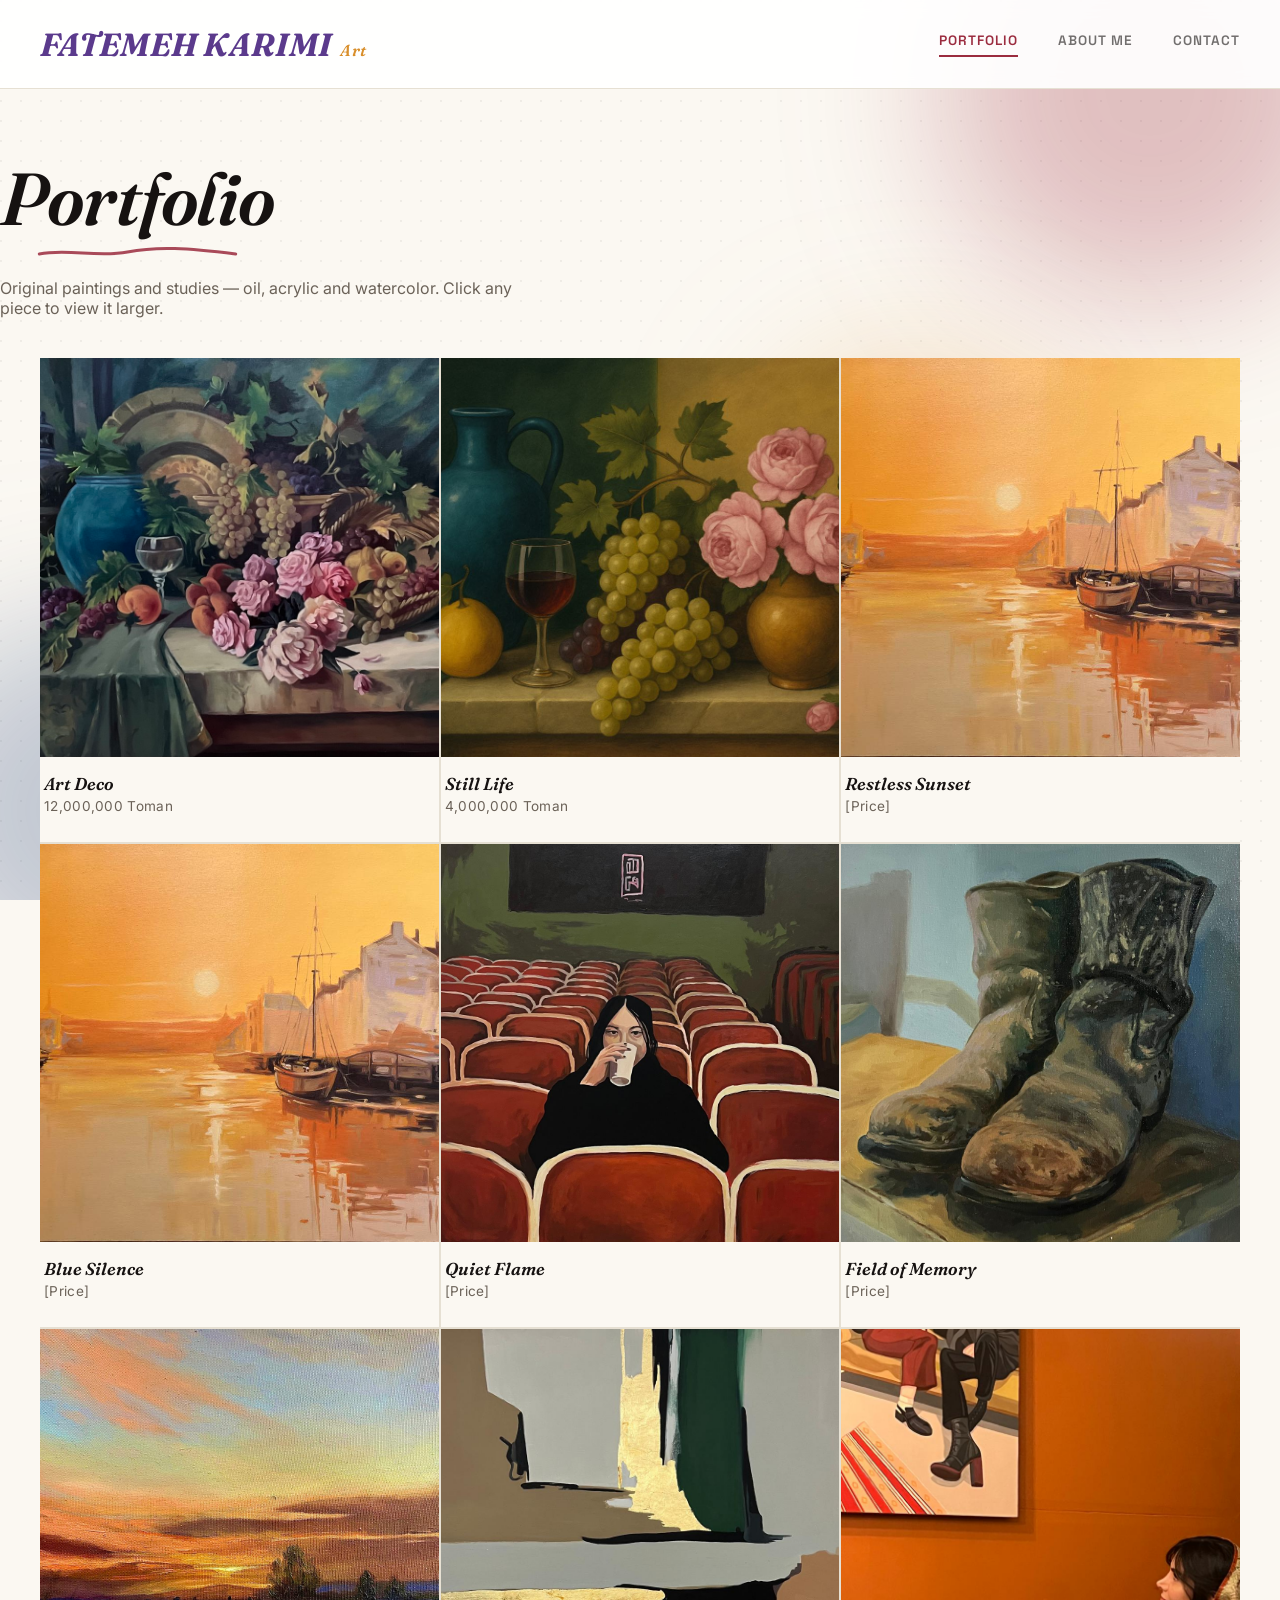
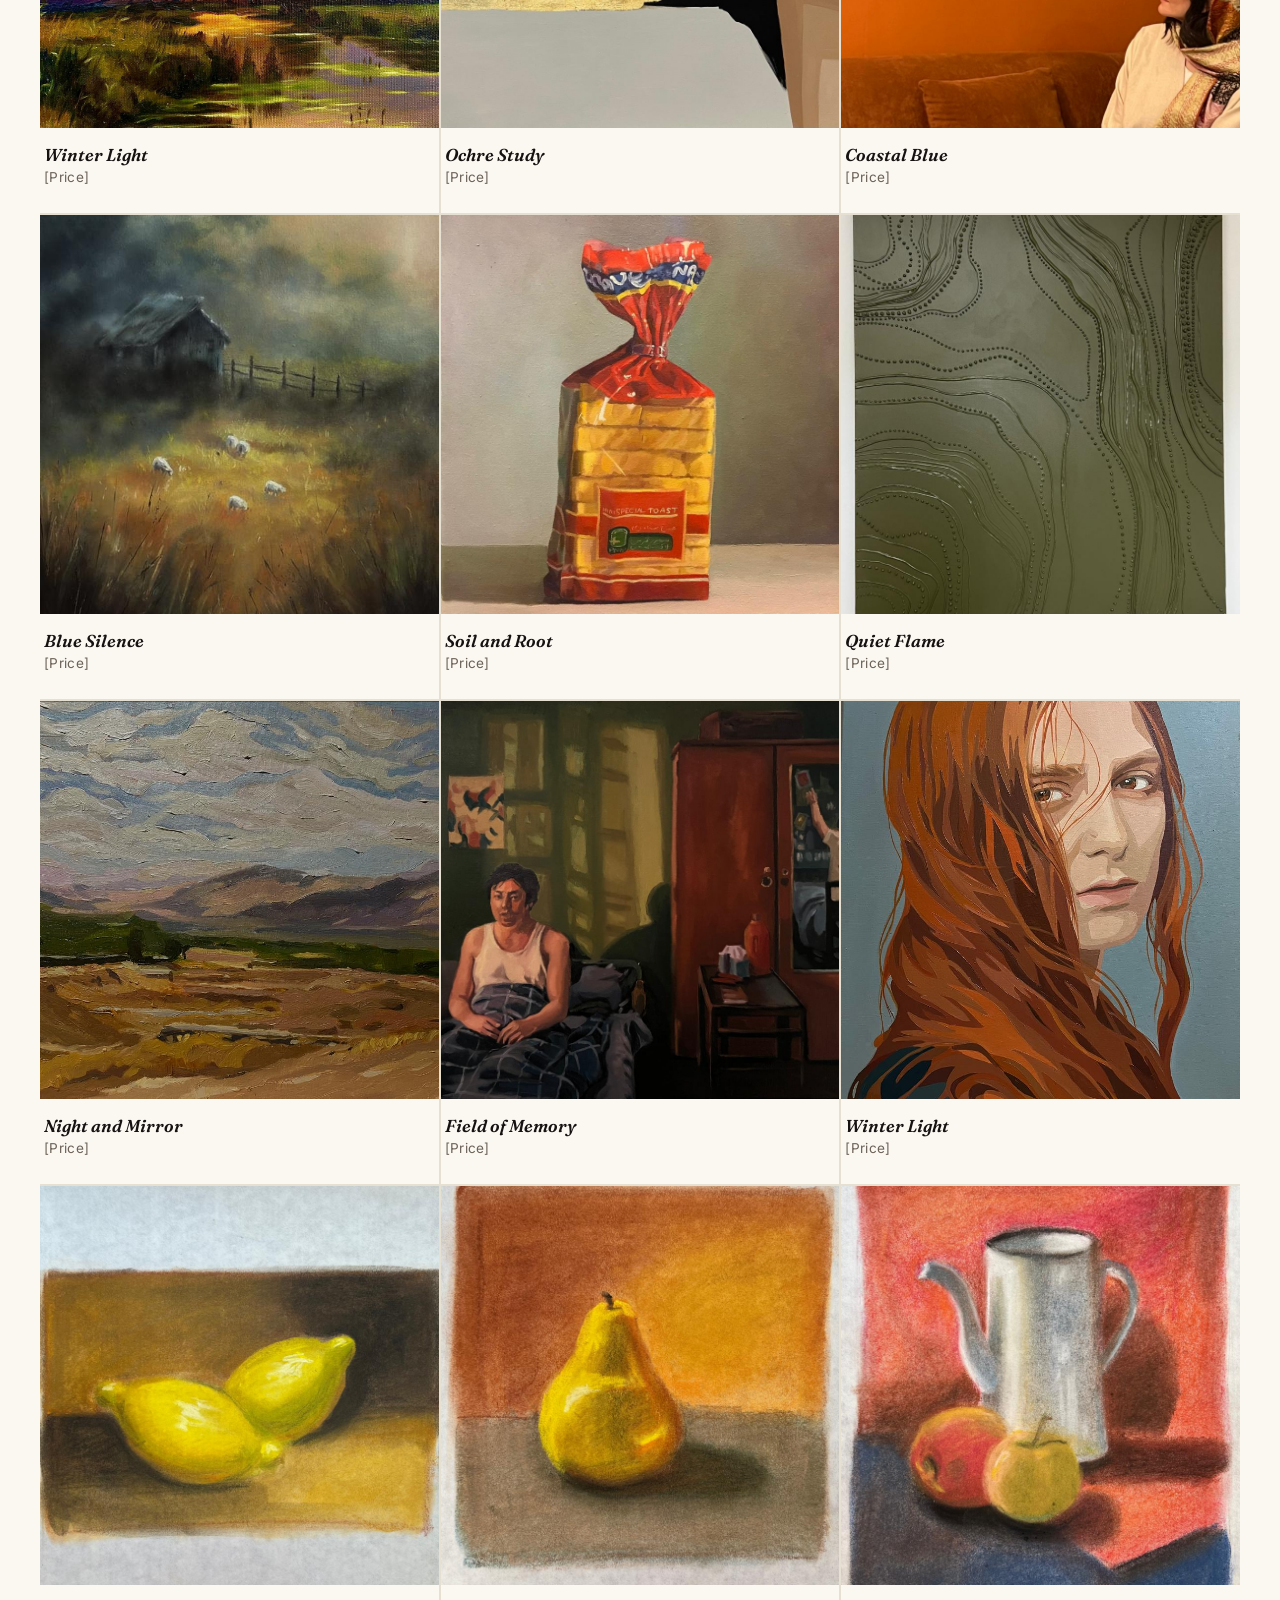
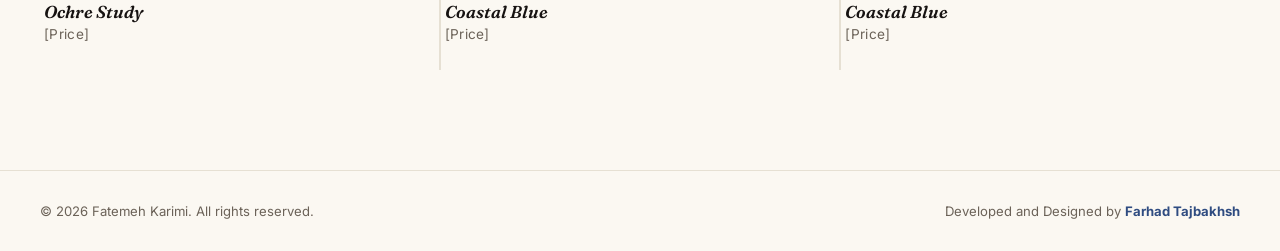
<file: index.html>
<!DOCTYPE html>
<html lang="en" dir="ltr">
<head>
<meta charset="UTF-8">
<meta name="viewport" content="width=device-width, initial-scale=1.0">
<title>Fatemeh Karimi — Portfolio</title>
<link rel="preconnect" href="https://fonts.googleapis.com">
<link href="https://fonts.googleapis.com/css2?family=Fraunces:ital,wght@0,500;0,600;1,500;1,600&family=Space+Grotesk:wght@500;600;700&family=Inter:wght@400;500;600&display=swap" rel="stylesheet">
<link rel="stylesheet" href="style.css">
</head>
<body>

<div class="bg-blobs"><span></span><span></span><span></span></div>

<header>
  <nav class="wrap">
    <div class="brand"><span class="brand-name">Fatemeh Karimi</span><span class="brand-tag">Art</span></div>
    <div class="nav-links">
      <a href="index.html" class="active">Portfolio</a>
      <a href="about.html">About Me</a>
      <a href="contact.html">Contact</a>
    </div>
  </nav>
</header>

<section class="gallery" id="portfolio">
  <div class="wrap page-head">
    <h1>Portfolio</h1>
    <p>Original paintings and studies — oil, acrylic and watercolor. Click any piece to view it larger.</p>
  </div>

  <div class="wrap">
    <div class="grid" id="grid"></div>
  </div>
</section>

<div class="lightbox" id="lightbox">
  <div class="lb-stage">
    <button class="lb-close" id="lbClose" aria-label="Close">&times;</button>
    <div class="lb-counter" id="lbCounter"></div>
    <button class="lb-nav lb-prev" id="lbPrev" aria-label="Previous">&#8249;</button>
    <div class="lb-img-wrap" id="lbImgWrap"></div>
    <button class="lb-nav lb-next" id="lbNext" aria-label="Next">&#8250;</button>
    <div class="lb-caption">
      <div class="t" id="lbTitle"></div>
      <div class="p" id="lbPrice"></div>
    </div>
  </div>
</div>

<footer>
  <div class="wrap footer-row">
    <div>© 2026 Fatemeh Karimi. All rights reserved.</div>
    <div>Developed and Designed by <a href="https://instagram.com/farhadtajbakhsh" target="_blank" rel="noopener" style="font-weight:700; color:var(--ultramarine);">Farhad Tajbakhsh</a></div>
  </div>
</footer>

<script src="script.js"></script>
</body>
</html>
</file>
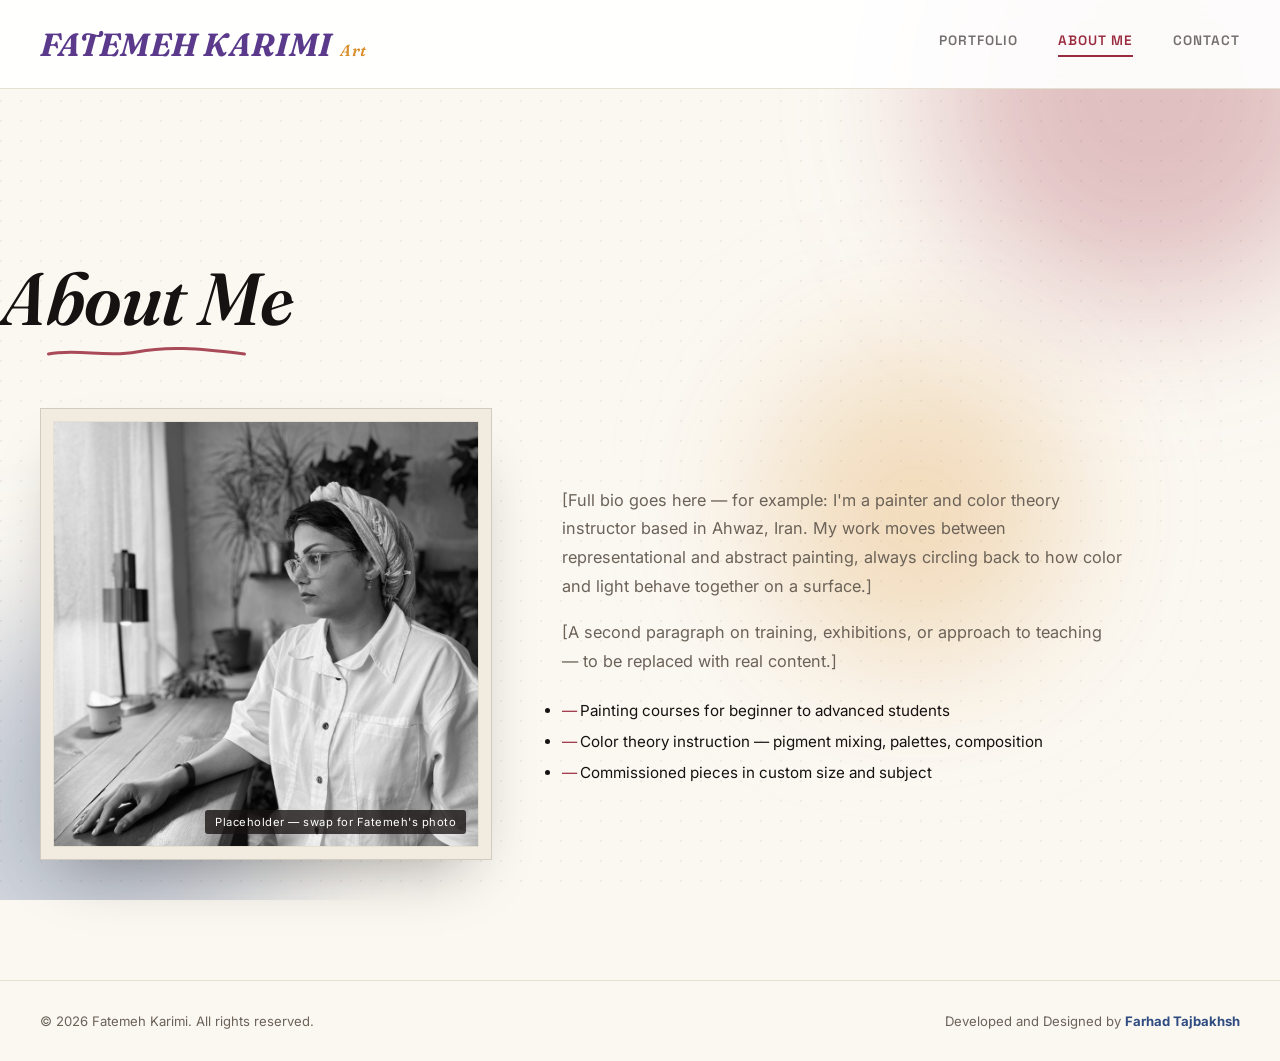
<file: about.html>
<!DOCTYPE html>
<html lang="en" dir="ltr">
<head>
<meta charset="UTF-8">
<meta name="viewport" content="width=device-width, initial-scale=1.0">
<title>About Me — Fatemeh Karimi</title>
<meta name="description" content="Painter and color theory instructor based in Ahwaz, Iran.">
<meta name="author" content="Fatemeh Karimi">
<meta name="theme-color" content="#fbf8f2">
<link rel="canonical" href="https://fatemeh-karimi.pages.dev/about">
<link rel="icon" href="/favicon.svg" type="image/svg+xml">
<meta property="og:type" content="website">
<meta property="og:title" content="About Me — Fatemeh Karimi">
<meta property="og:description" content="Painter and color theory instructor based in Ahwaz, Iran.">
<meta property="og:url" content="https://fatemeh-karimi.pages.dev/about">
<meta property="og:image" content="https://fatemeh-karimi.pages.dev/images/2.jpg">
<meta name="twitter:card" content="summary_large_image">
<link rel="preconnect" href="https://fonts.googleapis.com">
<link rel="preconnect" href="https://fonts.gstatic.com" crossorigin>
<link href="https://fonts.googleapis.com/css2?family=Fraunces:ital,wght@0,500;0,600;1,500;1,600&family=Space+Grotesk:wght@500;600;700&family=Inter:wght@400;500;600&display=swap" rel="stylesheet">
<link rel="stylesheet" href="/style.css">
</head>
<body>

<div class="bg-blobs"><span></span><span></span><span></span></div>

<header>
  <nav class="wrap">
    <div class="brand"><span class="brand-name">Fatemeh Karimi</span><span class="brand-tag">Art</span></div>
    <div class="nav-links">
      <a href="/">Portfolio</a>
      <a href="/about" class="active">About Me</a>
      <a href="/contact">Contact</a>
    </div>
  </nav>
</header>

<section class="about">
  <div class="wrap page-head" style="padding-bottom:0;">
    <h1>About Me</h1>
  </div>
  <div class="wrap about-grid" style="margin-top:48px;">
    <div class="portrait">
      <img src="/images/portrait.jpg" alt="Portrait placeholder for Fatemeh Karimi">
      <span class="portrait-tag">Placeholder — swap for Fatemeh's photo</span>
    </div>
    <div class="about-text">
      <p>
        [Full bio goes here — for example: I'm a painter and color theory instructor based in Ahwaz, Iran. My work
        moves between representational and abstract painting, always circling back to how color and light behave
        together on a surface.]
      </p>
      <p>
        [A second paragraph on training, exhibitions, or approach to teaching — to be replaced with real content.]
      </p>
      <ul class="about-list">
        <li>Painting courses for beginner to advanced students</li>
        <li>Color theory instruction — pigment mixing, palettes, composition</li>
        <li>Commissioned pieces in custom size and subject</li>
      </ul>
    </div>
  </div>
</section>

<footer>
  <div class="wrap footer-row">
    <div>© 2026 Fatemeh Karimi. All rights reserved.</div>
    <div>Developed and Designed by <a href="https://instagram.com/farhadtajbakhsh" target="_blank" rel="noopener" style="font-weight:700; color:var(--ultramarine);">Farhad Tajbakhsh</a></div>
  </div>
</footer>

</body>
</html>
</file>
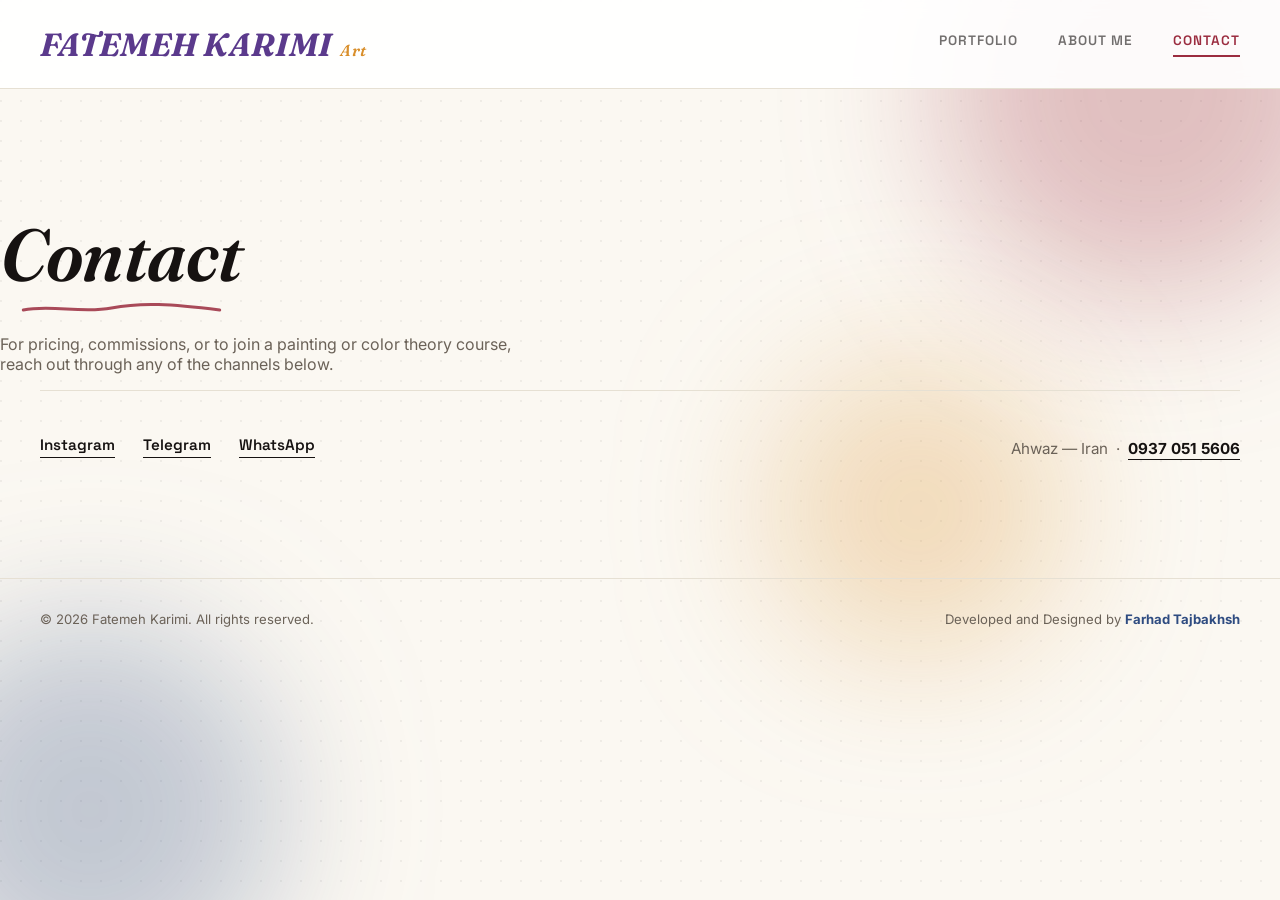
<file: contact.html>
<!DOCTYPE html>
<html lang="en" dir="ltr">
<head>
<meta charset="UTF-8">
<meta name="viewport" content="width=device-width, initial-scale=1.0">
<title>Contact — Fatemeh Karimi</title>
<meta name="description" content="Get in touch with Fatemeh Karimi for pricing, commissions and painting courses.">
<meta name="author" content="Fatemeh Karimi">
<meta name="theme-color" content="#fbf8f2">
<link rel="canonical" href="https://fatemeh-karimi.pages.dev/contact">
<link rel="icon" href="/favicon.svg" type="image/svg+xml">
<meta property="og:type" content="website">
<meta property="og:title" content="Contact — Fatemeh Karimi">
<meta property="og:description" content="Get in touch with Fatemeh Karimi for pricing, commissions and painting courses.">
<meta property="og:url" content="https://fatemeh-karimi.pages.dev/contact">
<meta property="og:image" content="https://fatemeh-karimi.pages.dev/images/2.jpg">
<meta name="twitter:card" content="summary_large_image">
<link rel="preconnect" href="https://fonts.googleapis.com">
<link rel="preconnect" href="https://fonts.gstatic.com" crossorigin>
<link href="https://fonts.googleapis.com/css2?family=Fraunces:ital,wght@0,500;0,600;1,500;1,600&family=Space+Grotesk:wght@500;600;700&family=Inter:wght@400;500;600&display=swap" rel="stylesheet">
<link rel="stylesheet" href="/style.css">
</head>
<body>

<div class="bg-blobs"><span></span><span></span><span></span></div>

<header>
  <nav class="wrap">
    <div class="brand"><span class="brand-name">Fatemeh Karimi</span><span class="brand-tag">Art</span></div>
    <div class="nav-links">
      <a href="/">Portfolio</a>
      <a href="/about">About Me</a>
      <a href="/contact" class="active">Contact</a>
    </div>
  </nav>
</header>

<section class="contact">
  <div class="wrap page-head" style="padding-bottom:0;">
    <h1>Contact</h1>
    <p>For pricing, commissions, or to join a painting or color theory course, reach out through any of the channels below.</p>
  </div>
  <div class="wrap">
    <div class="contact-row">
      <div class="contact-links">
        <a href="https://www.instagram.com/___fatemehkarimi___" target="_blank" rel="noopener">Instagram</a>
        <a href="https://t.me/fatemehkarimi_62" target="_blank" rel="noopener">Telegram</a>
        <a href="https://wa.me/989370515606" target="_blank" rel="noopener">WhatsApp</a>
      </div>
      <div class="contact-detail">Ahwaz — Iran &nbsp;·&nbsp; <a href="tel:+989370515606" style="font-weight:700; color:var(--ink);">0937 051 5606</a></div>
    </div>
  </div>
</section>

<footer>
  <div class="wrap footer-row">
    <div>© 2026 Fatemeh Karimi. All rights reserved.</div>
    <div>Developed and Designed by <a href="https://instagram.com/farhadtajbakhsh" target="_blank" rel="noopener" style="font-weight:700; color:var(--ultramarine);">Farhad Tajbakhsh</a></div>
  </div>
</footer>

</body>
</html>
</file>
<file: style.css>
:root{
  --ink:#161211;
  --ink-soft:#6b6258;
  --line:#e6e0d3;
  --paper:#fbf8f2;
  --off:#f2ece0;
  --alizarin:#9B2C3F;
  --ultramarine:#2F4C81;
  --cadmium:#D98F2B;
  --sap:#5C7A4E;
}
*{box-sizing:border-box; margin:0; padding:0;}
html{scroll-behavior:smooth;}
body{
  background:var(--paper); color:var(--ink);
  font-family:'Inter', sans-serif;
  -webkit-font-smoothing:antialiased;
  position:relative;
}
body::before{
  content:"";
  position:fixed; inset:0; z-index:-2;
  background-image:radial-gradient(circle at 1px 1px, rgba(22,18,17,0.05) 1px, transparent 0);
  background-size:20px 20px;
}
.bg-blobs{position:fixed; inset:0; z-index:-1; overflow:hidden; pointer-events:none;}
.bg-blobs span{
  position:absolute; border-radius:50%; filter:blur(70px); opacity:0.28;
  mix-blend-mode:multiply; animation:drift 22s ease-in-out infinite alternate;
}
.bg-blobs span:nth-child(1){width:420px; height:420px; background:var(--alizarin); top:-120px; right:-80px;}
.bg-blobs span:nth-child(2){width:380px; height:380px; background:var(--ultramarine); bottom:-100px; left:-100px; animation-delay:-8s;}
.bg-blobs span:nth-child(3){width:300px; height:300px; background:var(--cadmium); top:40%; left:60%; animation-delay:-14s;}
@keyframes drift{
  from{transform:translate(0,0) scale(1);}
  to{transform:translate(30px,-25px) scale(1.12);}
}
@media (prefers-reduced-motion: reduce){ .bg-blobs span{animation:none;} }
a{color:inherit; text-decoration:none;}
.caps{font-family:'Space Grotesk', sans-serif;}
.wrap{max-width:1320px; margin:0 auto; padding:0 40px;}

/* NAV */
header{
  position:sticky; top:0; z-index:50; background:rgba(255,255,255,0.92);
  backdrop-filter:blur(8px); border-bottom:1px solid var(--line);
}
nav.wrap{
  display:flex; align-items:center; justify-content:space-between;
  min-height:88px; flex-wrap:wrap; gap:10px 18px; padding-top:14px; padding-bottom:14px;
}
.brand{
  font-family:'Fraunces', serif; font-style:italic; font-weight:700; font-size:2rem;
  letter-spacing:0.3px; display:flex; align-items:baseline; gap:9px;
}
.brand-name{color:#5B3A8C; text-transform:uppercase;}
.brand-tag{color:var(--cadmium); font-size:0.5em; font-weight:600; letter-spacing:0.5px;}
.nav-links{display:flex; gap:40px;}
.nav-links a{
  font-family:'Space Grotesk', sans-serif; font-weight:600; font-size:0.85rem;
  letter-spacing:1px; text-transform:uppercase; padding-bottom:6px;
  border-bottom:2px solid transparent; transition:border-color .2s, opacity .2s, color .2s;
  opacity:0.6;
}
.nav-links a:hover{color:var(--alizarin); opacity:1;}
.nav-links a.active{opacity:1; border-color:var(--alizarin); color:var(--alizarin);}

/* PAGE HEAD */
.page-head{padding:64px 0 40px;}
.page-head h1{
  font-family:'Fraunces', serif; font-weight:600; font-style:italic;
  font-size:clamp(2.8rem, 6.5vw, 4.6rem); letter-spacing:-0.5px;
  display:inline-block; position:relative;
}
.page-head h1::after{
  content:"";
  display:block; width:100%; height:14px; margin-top:2px;
  background-image:url("data:image/svg+xml,%3Csvg xmlns='http://www.w3.org/2000/svg' viewBox='0 0 200 14'%3E%3Cpath d='M2 8 C 30 2, 60 12, 90 6 S 150 2, 198 8' stroke='%239B2C3F' stroke-width='3' fill='none' stroke-linecap='round'/%3E%3C/svg%3E");
  background-repeat:no-repeat; background-size:100% 100%;
  opacity:0.85;
}
.page-head p{color:var(--ink-soft); margin-top:18px; max-width:520px; font-size:1rem;}

/* GALLERY GRID */
.gallery{padding-bottom:100px;}
.grid{
  display:grid; grid-template-columns:repeat(3, 1fr); gap:2px;
  background:var(--line);
}
.tile{
  background:var(--paper); cursor:pointer;
  transition:transform .4s ease, box-shadow .4s ease;
}
.tile:hover{transform:rotate(var(--tilt,0deg)) translateY(-4px); box-shadow:0 22px 40px -20px rgba(22,18,17,0.35); z-index:2; position:relative;}
.tile-img{
  aspect-ratio:1/1; overflow:hidden; position:relative;
  box-shadow:inset 0 0 0 0 var(--accent, var(--alizarin));
  transition:box-shadow .35s ease;
}
.tile:hover .tile-img{box-shadow:inset 0 0 0 3px var(--accent, var(--alizarin));}
.tile-img img, .tile-img .swatch{
  width:100%; height:100%; object-fit:cover; display:block;
  transition:transform .6s ease;
}
.tile:hover .tile-img img, .tile:hover .tile-img .swatch{transform:scale(1.06);}
.tile-cap{padding:16px 4px 28px;}
.tile-title{font-family:'Fraunces', serif; font-style:italic; font-weight:600; font-size:1.08rem;}
.tile-price{color:var(--ink-soft); font-size:0.85rem; margin-top:4px; letter-spacing:0.3px;}

/* LIGHTBOX */
.lightbox{
  position:fixed; inset:0; background:rgba(10,10,10,0.96); z-index:200;
  display:none; align-items:center; justify-content:center; flex-direction:column;
}
.lightbox.open{display:flex;}
.lb-stage{
  position:relative; width:100%; height:100%;
  display:flex; align-items:center; justify-content:center;
}
.lb-img-wrap{max-width:82vw; max-height:74vh; display:flex; align-items:center; justify-content:center;}
.lb-img-wrap img, .lb-img-wrap .swatch{
  max-width:82vw; max-height:74vh; width:auto; height:auto; object-fit:contain;
  box-shadow:0 30px 80px rgba(0,0,0,0.5);
}
.lb-swatch{width:min(74vh,560px); aspect-ratio:1/1;}
.lb-caption{position:absolute; bottom:60px; left:0; right:0; text-align:center; color:#fff;}
.lb-caption .t{font-family:'Fraunces', serif; font-style:italic; font-weight:600; font-size:1.2rem;}
.lb-caption .p{color:rgba(255,255,255,0.6); font-size:0.88rem; margin-top:4px;}
.lb-counter{position:absolute; top:28px; left:50%; transform:translateX(-50%); color:rgba(255,255,255,0.55); font-size:0.82rem; letter-spacing:1px;}
.lb-close{
  position:absolute; top:24px; right:32px; background:none; border:none; cursor:pointer;
  color:#fff; font-size:1.6rem; line-height:1; padding:8px;
}
.lb-nav{
  position:absolute; top:50%; transform:translateY(-50%);
  background:rgba(255,255,255,0.08); border:1px solid rgba(255,255,255,0.25); color:#fff;
  width:48px; height:48px; border-radius:50%; cursor:pointer; font-size:1.3rem;
  display:flex; align-items:center; justify-content:center;
  transition:background .2s;
}
.lb-nav:hover{background:rgba(255,255,255,0.18);}
.lb-prev{left:24px;}
.lb-next{right:24px;}

/* ABOUT */
.about{padding:100px 0 120px;}
.about-grid{display:grid; grid-template-columns:0.8fr 1.2fr; gap:70px; align-items:center;}
.portrait{
  aspect-ratio:1/1; overflow:hidden; background:var(--off);
  display:flex; align-items:center; justify-content:center;
  position:relative; padding:14px;
  box-shadow:0 30px 60px -28px rgba(22,18,17,0.4);
}
.portrait::before{
  content:""; position:absolute; inset:0; border:1px solid rgba(22,18,17,0.15); pointer-events:none;
}
.portrait img{
  width:100%; height:100%; object-fit:cover; display:block;
  box-shadow:inset 0 0 0 2px var(--paper), 0 0 0 1px var(--line);
}
.portrait-tag{
  position:absolute; bottom:26px; right:26px; background:rgba(22,18,17,0.78); color:#fff;
  font-size:0.7rem; letter-spacing:0.5px; padding:5px 10px; border-radius:3px;
}
.about-text h1 + p{margin-top:0;}
.about-text p{color:var(--ink-soft); margin-bottom:18px; max-width:560px; line-height:1.75; font-size:1.02rem;}
.about-list{margin-top:26px; display:flex; flex-direction:column; gap:12px;}
.about-list li{font-size:0.95rem; padding-inline-start:18px; position:relative;}
.about-list li::before{content:"—"; position:absolute; left:0; color:var(--alizarin);}

/* CONTACT */
.contact{padding:56px 0 120px;}
.contact-row{
  display:flex; justify-content:space-between; align-items:flex-end; flex-wrap:wrap; gap:32px;
  border-top:1px solid var(--line); padding-top:44px; margin-top:16px;
}
.contact-links{display:flex; gap:28px; flex-wrap:wrap;}
.contact-links a{
  font-family:'Space Grotesk', sans-serif; font-weight:600; font-size:0.95rem;
  border-bottom:1px solid var(--ink); padding-bottom:3px;
  transition:color .2s, border-color .2s;
}
.contact-links a:hover{color:var(--alizarin); border-color:var(--alizarin);}
.contact-detail{color:var(--ink-soft); font-size:0.95rem; font-weight:400;}
.contact-detail b{color:var(--ink); font-weight:600;}
.contact-detail a{border-bottom:1px solid var(--ink); padding-bottom:1px; transition:color .2s, border-color .2s;}
.contact-detail a:hover{color:var(--alizarin); border-color:var(--alizarin);}

/* FOOTER */
footer{border-top:1px solid var(--line); padding:32px 0;}
.footer-row{
  display:flex; justify-content:space-between; align-items:center; flex-wrap:wrap; gap:10px;
  font-size:0.82rem; color:var(--ink-soft);
}
.footer-row a{border-bottom:1px solid transparent;}
.footer-row a:hover{border-color:var(--ink-soft);}

@media (max-width:860px){
  .brand{font-size:1.55rem;}
  .nav-links{gap:24px;}
  .grid{grid-template-columns:repeat(2, 1fr);}
  .about-grid{grid-template-columns:1fr; gap:36px;}
  .portrait{max-width:320px; margin:0 auto;}
  .contact-row{flex-direction:column; align-items:flex-start;}
}
@media (max-width:520px){
  .brand{font-size:1.25rem; gap:6px;}
  .grid{grid-template-columns:1fr;}
  .wrap{padding:0 22px;}
  .nav-links{gap:16px;}
  .nav-links a{font-size:0.72rem;}
}
</file>
